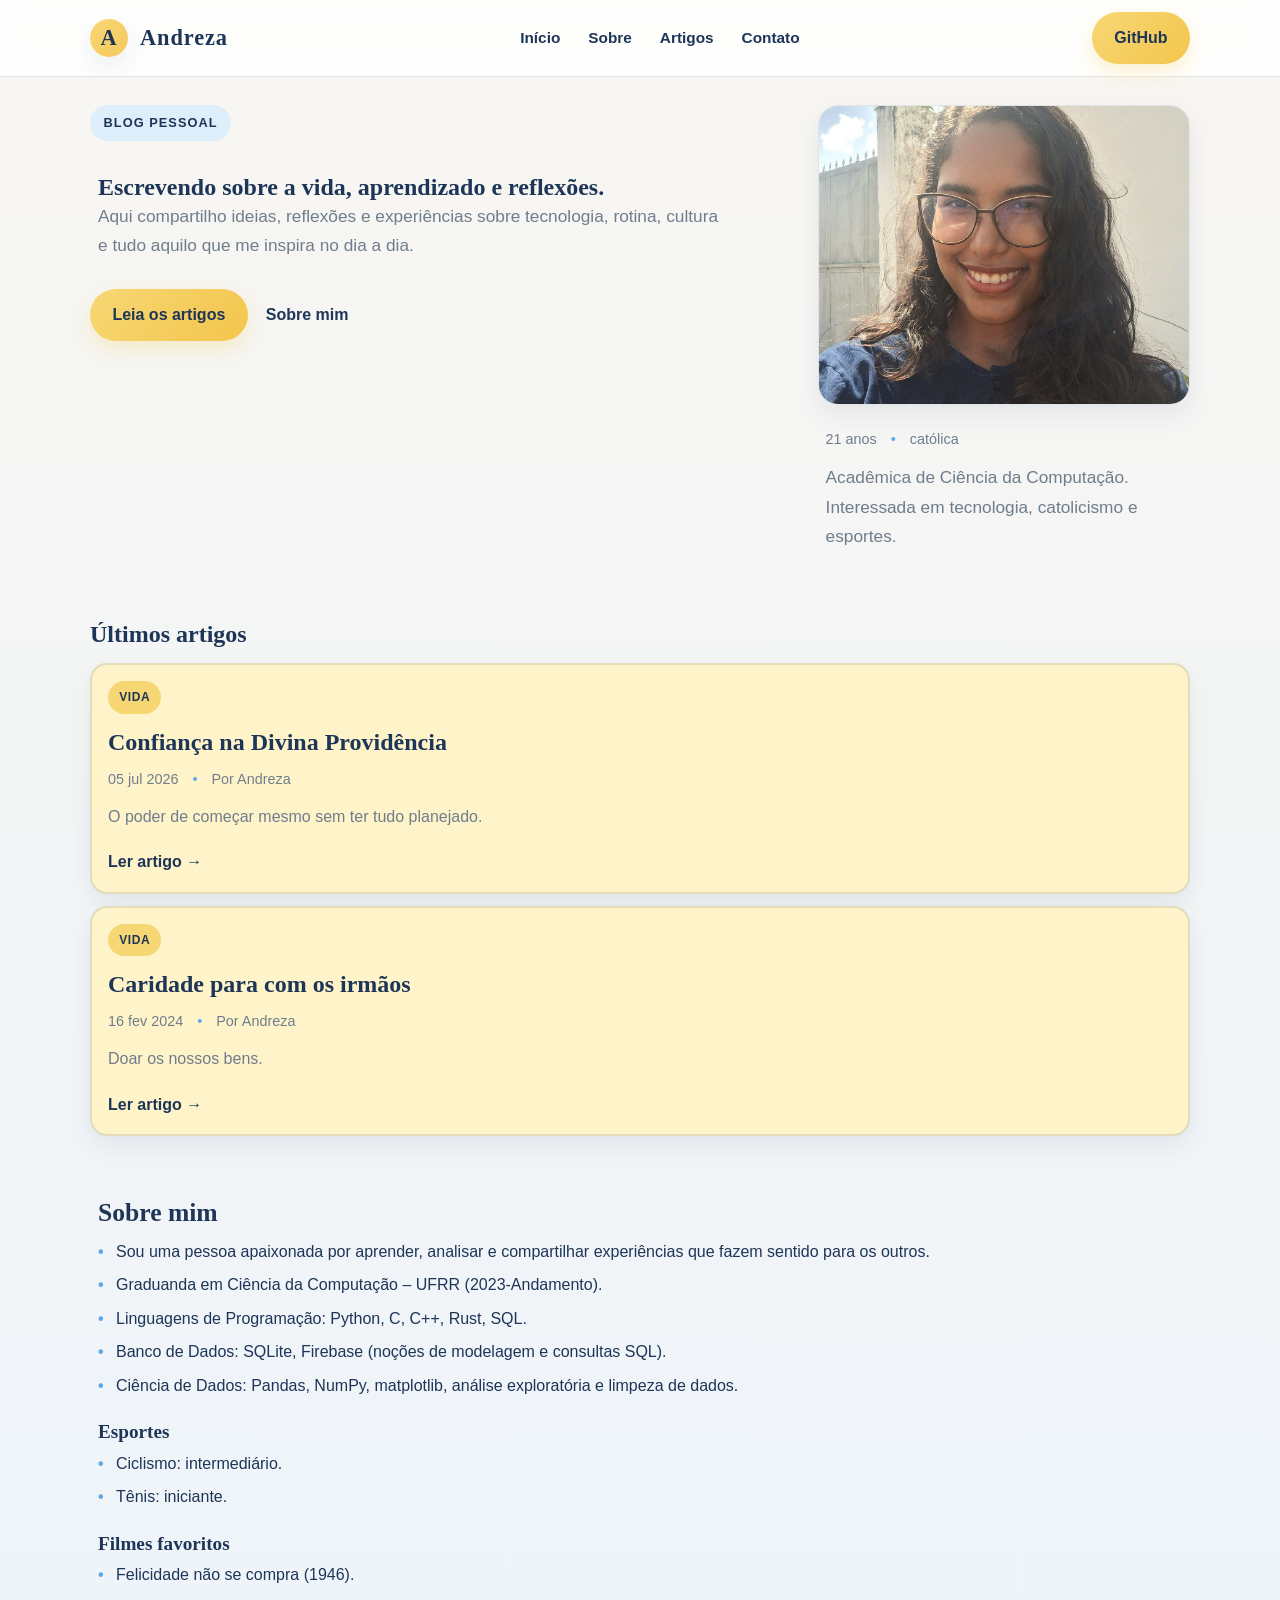
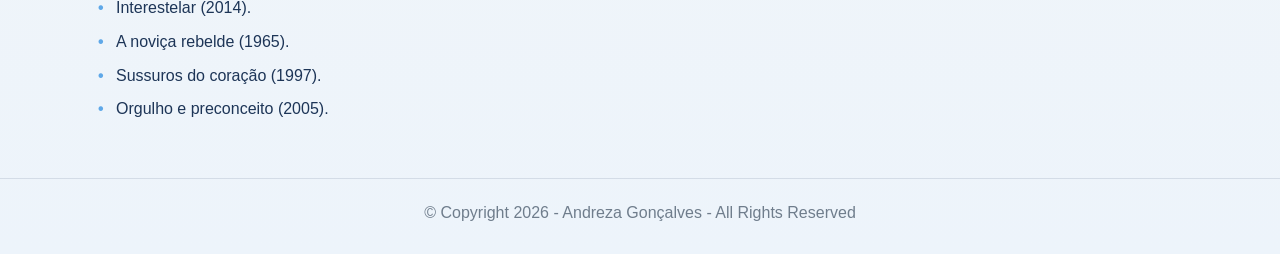
<file: blog-refactored/index.html>
<!DOCTYPE html>
<html lang="pt-BR">
<head>
  <meta charset="UTF-8" />
  <meta name="viewport" content="width=device-width, initial-scale=1.0" />
  <meta name="description" content="Blog pessoal de Andreza Gonçalves sobre vida, aprendizado, tecnologia, cultura e reflexões." />
  <title>Andreza Gonçalves | Blog pessoal</title>
  <link rel="stylesheet" href="style.css" />
</head>
<body>
  <header class="site-header">
    <div class="container header-inner">
      <a href="index.html" class="brand" aria-label="Página inicial de Andreza Gonçalves">
        <span class="brand-mark" aria-hidden="true">A</span>
        <span>Andreza</span>
      </a>

      <nav class="site-nav" aria-label="Menu principal">
        <a href="#inicio">Início</a>
        <a href="#sobre">Sobre</a>
        <a href="#artigos">Artigos</a>
        <a href="https://www.linkedin.com/in/andreza-gon%C3%A7alves-2b99ab289/">Contato</a>
      </nav>

      <a href="https://github.com/andrezaolive" class="btn btn-primary" rel="noopener noreferrer">GitHub</a>
    </div>
  </header>

  <main id="inicio">
    <section class="hero">
      <div class="container hero-inner">
        <div class="hero-copy">
          <span class="eyebrow">Blog pessoal</span>
          <div class="hero-content">
            <div class="feature-content">
              <h1>Escrevendo sobre a vida, aprendizado e reflexões.</h1>
              <p class="lead">
                Aqui compartilho ideias, reflexões e experiências sobre tecnologia,
                rotina, cultura e tudo aquilo que me inspira no dia a dia.
              </p>
            </div>
          </div>

          <div class="hero-actions">
            <a href="#artigos" class="btn btn-primary">Leia os artigos</a>
            <a href="#sobre" class="link-text">Sobre mim</a>
          </div>
        </div>

        <aside class="imagem-perfil" aria-labelledby="perfil-titulo">
          <figure>
            <img src="me_blue-optimized.jpg" alt="Retrato de Andreza Gonçalves" class="hero-image" width="1200" height="1600" fetchpriority="high" decoding="async" />
          </figure>
          <div class="feature-content">
            <div class="meta">
              <span id="perfil-titulo">21 anos</span>
              <span>católica</span>
            </div>

            <p>Acadêmica de Ciência da Computação. Interessada em tecnologia, catolicismo e esportes.</p>
          </div>
        </aside>
      </div>
    </section>

    <section class="page-shell" id="artigos">
      <div class="container main-grid">
        <div>
          <h2 class="section-header">Últimos artigos</h2>

          <div class="posts">
            <article class="post-card">
              <div class="post-tags">
                <span class="tag">Vida</span>
              </div>
              <h3>Confiança na Divina Providência</h3>
              <div class="meta">
                <span>05 jul 2026</span>
                <span>Por Andreza</span>
              </div>
              <p>
                O poder de começar mesmo sem ter tudo planejado.
              </p>
              <a href="artigo1.html" class="read-more">Ler artigo →</a>
            </article>

            <article class="post-card">
              <div class="post-tags">
                <span class="tag">Vida</span>
              </div>
              <h3>Caridade para com os irmãos</h3>
              <div class="meta">
                <span>16 fev 2024</span>
                <span>Por Andreza</span>
              </div>
              <p>
                Doar os nossos bens.
              </p>
              <a href="artigo2.html" class="read-more">Ler artigo →</a>
            </article>
          </div>

        <aside class="hero" id="sobre">
          <div class="feature-content h3">
            <div class="avatar" aria-hidden="true"></div>
            <h3>Sobre mim</h3>
            <ul class="about-list">
              <li>Sou uma pessoa apaixonada por aprender, analisar e compartilhar experiências que fazem sentido para os outros.</li>
              <li>Graduanda em Ciência da Computação – UFRR (2023-Andamento).</li>
              <li>Linguagens de Programação: Python, C, C++, Rust, SQL.</li>
              <li>Banco de Dados: SQLite, Firebase (noções de modelagem e consultas SQL).</li>
              <li>Ciência de Dados: Pandas, NumPy, matplotlib, análise exploratória e limpeza de dados.</li>
            </ul>
          </div>

          <div class="sidebar-card" id="esportes"></div>
          <div class="feature-content h4">
            <h4>Esportes</h4>
              <ul class="about-list">
              <li>Ciclismo: intermediário.</li>
              <li>Tênis: iniciante.</li>
            </ul>
          </div>

          <div class="sidebar-card" id="filmes"></div>
            <div class="feature-content h4">
            <h4>Filmes favoritos</h4>
            <ul class="about-list">
              <li>Felicidade não se compra (1946).</li>
              <li>Interestelar (2014).</li>
              <li>A noviça rebelde (1965).</li>
              <li>Sussuros do coração (1997).</li>
              <li>Orgulho e preconceito (2005).</li>
            </ul>
          </div>
        </aside>
      </div>
      </div>
    </section>
  </main>

  <footer class="site-footer" id="copyright">
    <div class="container footer-inner">
      <p>© Copyright 2026 - Andreza Gonçalves - All Rights Reserved</p>
    </div>
  </footer>
</body>
</html>
</file>
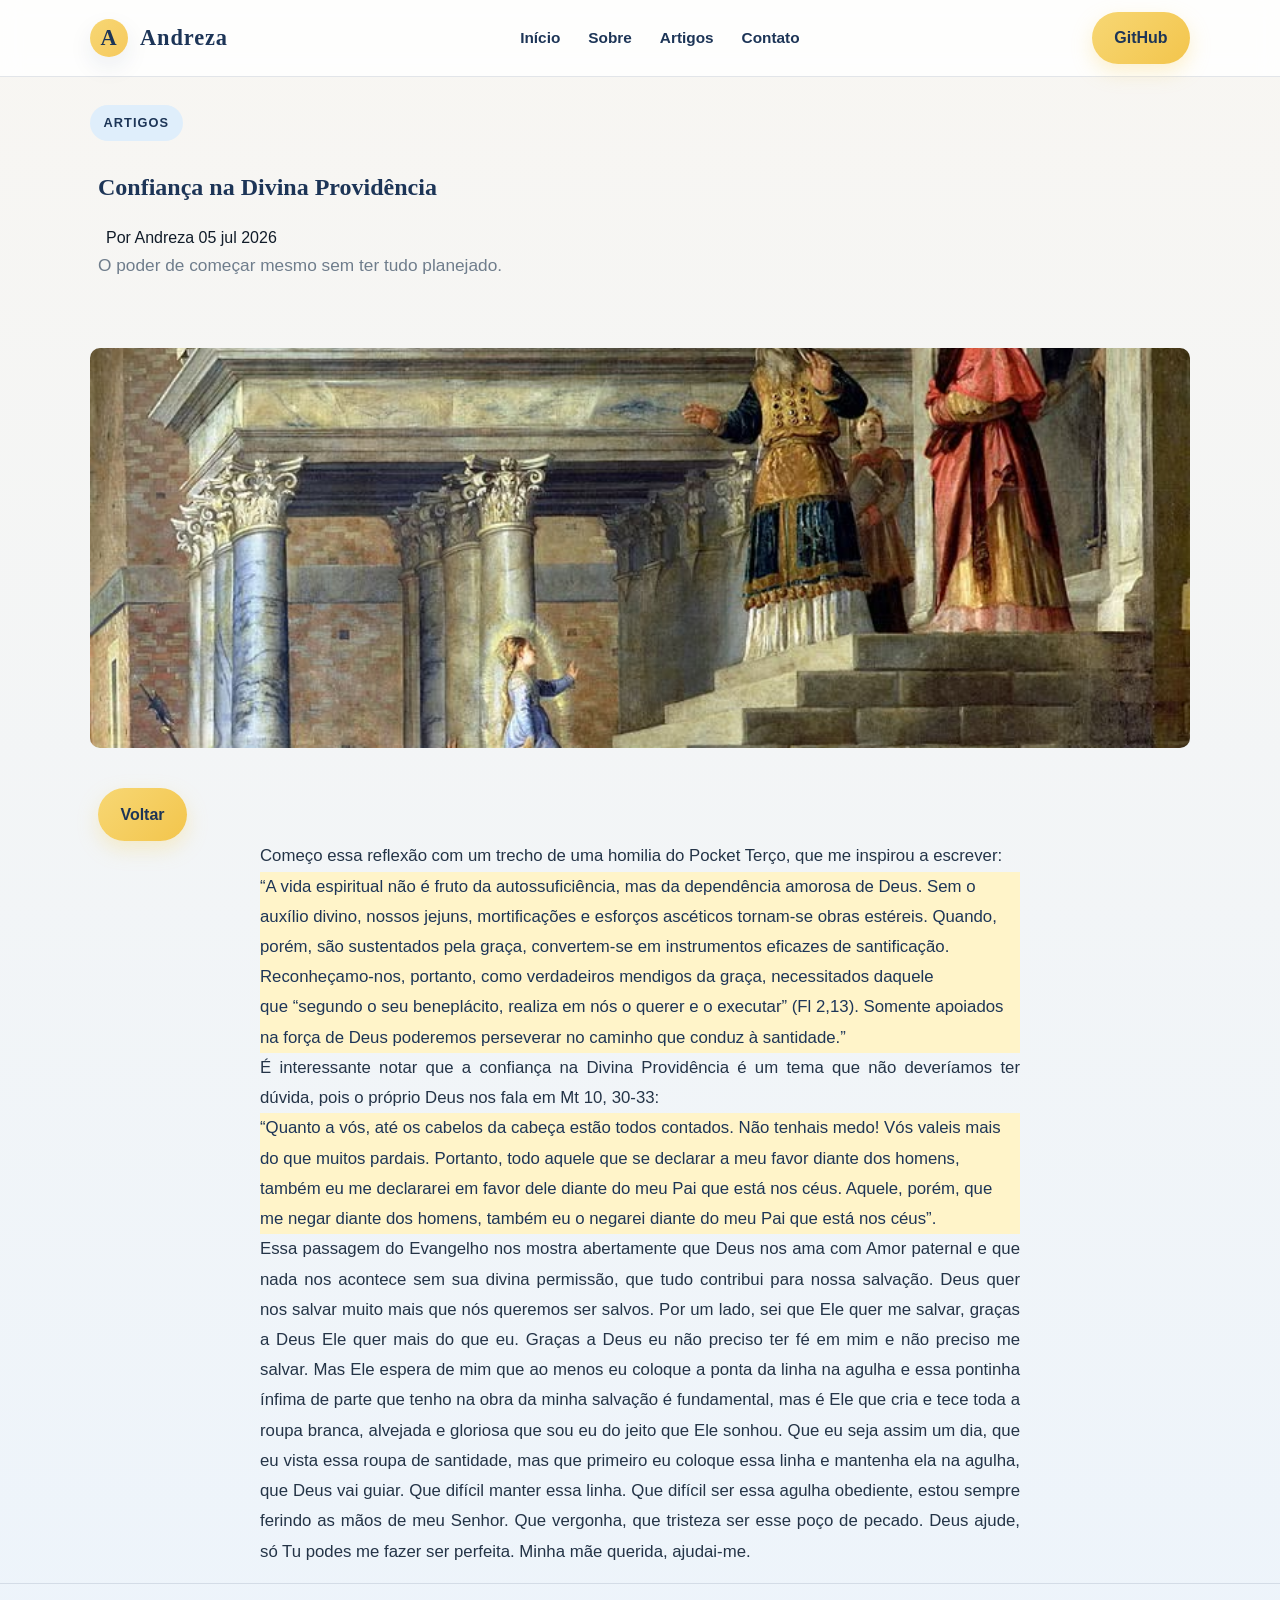
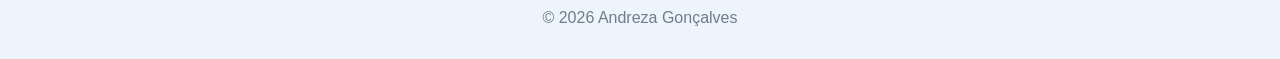
<file: blog-legacy/artigo1.html>
<!DOCTYPE html>
<html lang="pt-BR">
<head>
  <meta charset="UTF-8" />
  <meta name="viewport" content="width=device-width, initial-scale=1.0" />
  <title>Andreza Gonçalves</title>
  <link rel="stylesheet" href="style.css" />
</head>
<body>
  <header class="site-header">
    <div class="container header-inner">
      <a href="#" class="brand" aria-label="Página inicial">
        <span class="brand-mark">A</span>
        <span>Andreza</span>
      </a>

      <nav class="site-nav" aria-label="Menu principal">
        <a href="#inicio">Início</a>
        <a href="#sobre">Sobre</a>
        <a href="#artigos">Artigos</a>
        <a href="https://www.linkedin.com/in/andreza-gon%C3%A7alves-2b99ab289/">Contato</a>
      </nav>

      <a href="https://github.com/andrezaolive" class="btn btn-primary">GitHub</a>
    </div>
  </header>

  <main id="inicio">
    <section class="hero">
      <div class="container hero-inner">
        <div>
          <span class="eyebrow">Artigos</span>
          <div class="hero-content">
            <div class="feature-content">
              <h1>Confiança na Divina Providência</h1>
              <div class="feature-content h3">
                <span>Por Andreza</span>
                <span>05 jul 2026</span>
              </div>
                <p class="lead">
                    O poder de começar mesmo sem ter tudo planejado.
                </p>
            </div>
            </div>
    </section>

    <section class="page-shell" id="artigos">
        <div class="container">
            <div class="page-content">
            <div class="post-image" aria-label="Imagem de capa do artigo">
                <img src="artigo1.jpg" alt="Imagem de capa do artigo" />
            </div>
            <div class="feature-content h3">
            <div class="hero-actions">
                <a href="pagina.html" class="btn btn-primary">Voltar</a>
            </div>
            <div class="article-body">
            <p>
                Começo essa reflexão com um trecho de uma homilia do Pocket Terço, que me inspirou a escrever: 
            </p>
            <div class="article-citation">
                <span>“A vida espiritual não é fruto da autossuficiência, mas da dependência amorosa de Deus. Sem o auxílio divino, nossos jejuns, mortificações e esforços ascéticos tornam-se obras estéreis. Quando, porém, são sustentados pela graça, convertem-se em instrumentos eficazes de santificação. Reconheçamo-nos, portanto, como verdadeiros mendigos da graça, necessitados daquele que “segundo o seu beneplácito, realiza em nós o querer e o executar” (Fl 2,13). Somente apoiados na força de Deus poderemos perseverar no caminho que conduz à santidade.”</span>
            </div>
            <p>
                É interessante notar que a confiança na Divina Providência é um tema que não deveríamos ter dúvida, pois o próprio Deus nos fala em Mt 10, 30-33:
            </p>
            <div class="article-citation">
                <span>“Quanto a vós, até os cabelos da cabeça estão todos contados. Não tenhais medo! Vós valeis mais do que muitos pardais. Portanto, todo aquele que se declarar a meu favor diante dos homens, também eu me declararei em favor dele diante do meu Pai que está nos céus. Aquele, porém, que me negar diante dos homens, também eu o negarei diante do meu Pai que está nos céus”.</span>
            </div>
            <p>
                Essa passagem do Evangelho nos mostra abertamente que Deus nos ama com Amor paternal e que nada nos acontece sem sua divina permissão, que tudo contribui para nossa salvação. Deus quer nos salvar muito mais que nós queremos ser salvos. Por um lado, sei que Ele quer me salvar, graças a Deus Ele quer mais do que eu. Graças a Deus eu não preciso ter fé em mim e não preciso me salvar. Mas Ele espera de mim que ao menos eu coloque a ponta da linha na agulha e essa pontinha ínfima de parte que tenho na obra da minha salvação é fundamental, mas é Ele que cria e tece toda a roupa branca, alvejada e gloriosa que sou eu do jeito que Ele sonhou. Que eu seja assim um dia, que eu vista essa roupa de santidade, mas que primeiro eu coloque essa linha e mantenha ela na agulha, que Deus vai guiar. Que difícil manter essa linha. Que difícil ser essa agulha obediente, estou sempre ferindo as mãos de meu Senhor. Que vergonha, que tristeza ser esse poço de pecado. Deus ajude, só Tu podes me fazer ser perfeita. Minha mãe querida, ajudai-me.
            </p>
            </div>
        </div>
    </section>      
  </main> 
  
  <footer class="site-footer" id="copyright">
    <div class="container footer-inner">
      <p>© 2026 Andreza Gonçalves</p>
    </div>
  </footer>
</body>
</html>
</file>
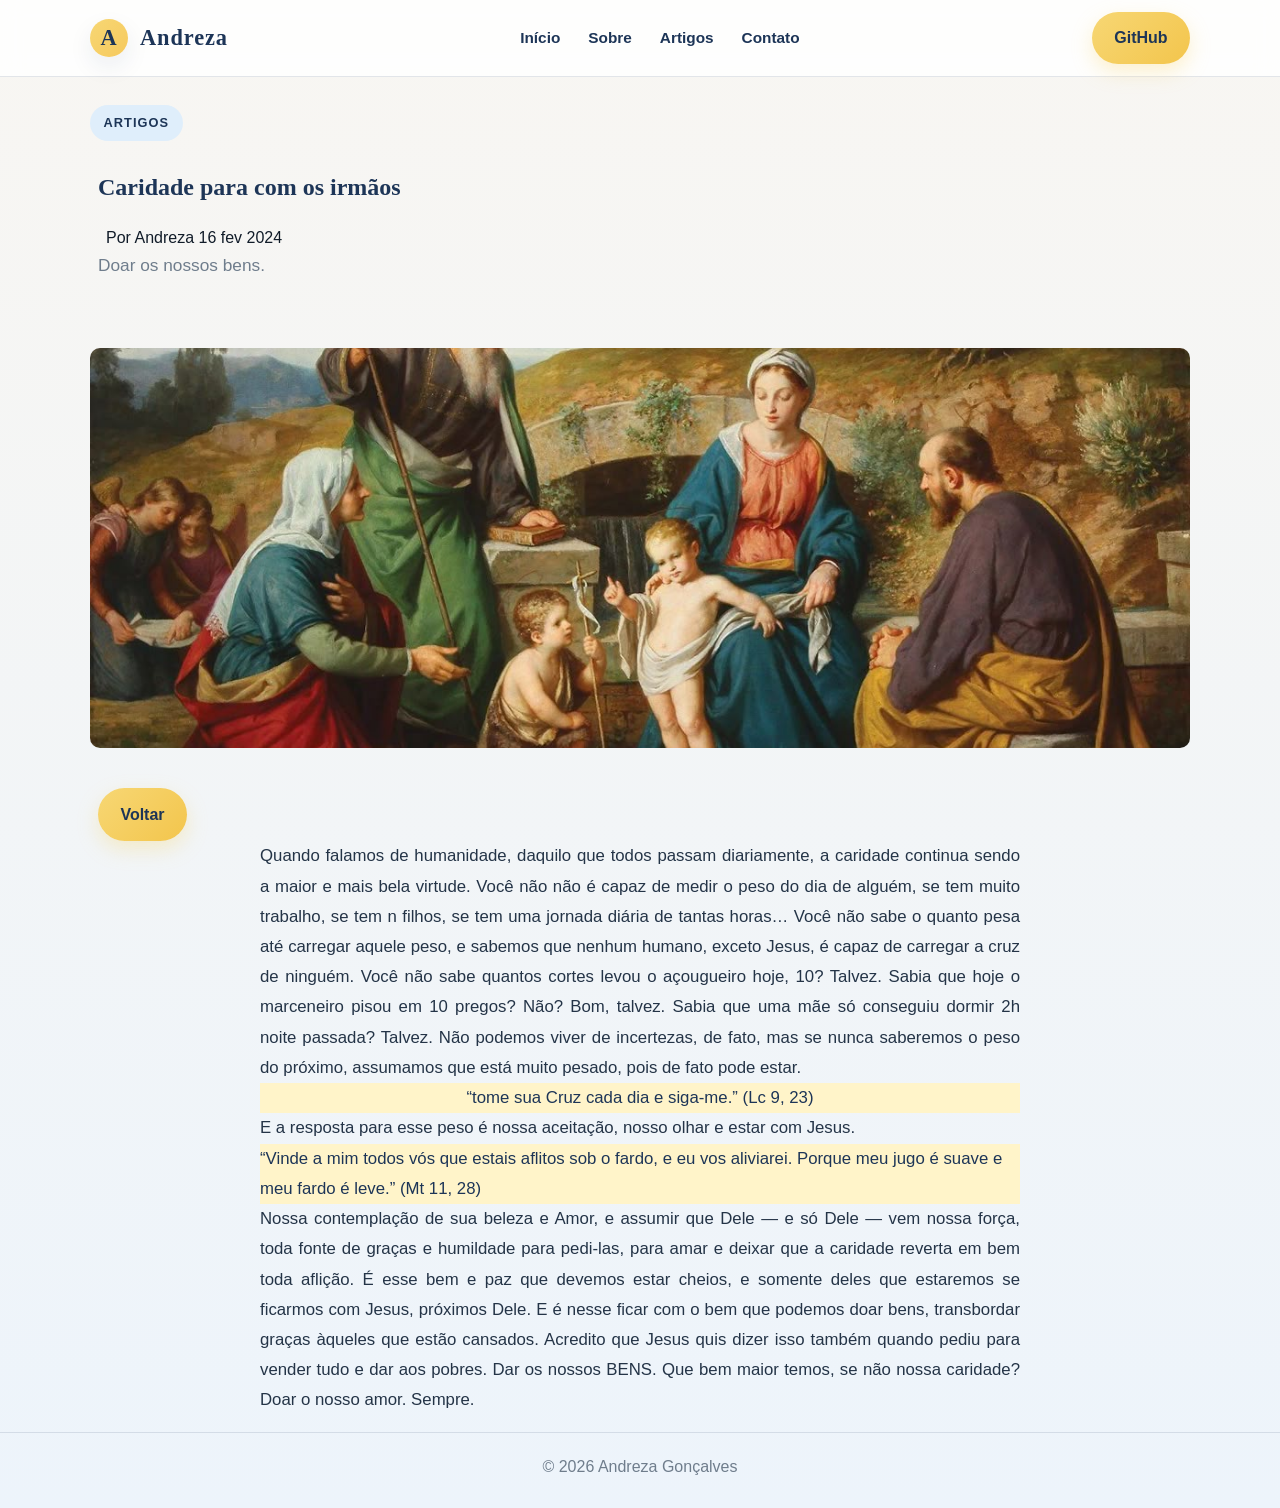
<file: blog-legacy/artigo2.html>
<!DOCTYPE html>
<html lang="pt-BR">
<head>
  <meta charset="UTF-8" />
  <meta name="viewport" content="width=device-width, initial-scale=1.0" />
  <title>Andreza Gonçalves</title>
  <link rel="stylesheet" href="style.css" />
</head>
<body>
  <header class="site-header">
    <div class="container header-inner">
      <a href="#" class="brand" aria-label="Página inicial">
        <span class="brand-mark">A</span>
        <span>Andreza</span>
      </a>

      <nav class="site-nav" aria-label="Menu principal">
        <a href="#inicio">Início</a>
        <a href="#sobre">Sobre</a>
        <a href="#artigos">Artigos</a>
        <a href="https://www.linkedin.com/in/andreza-gon%C3%A7alves-2b99ab289/">Contato</a>
      </nav>

      <a href="https://github.com/andrezaolive" class="btn btn-primary">GitHub</a>
    </div>
  </header>

  <main id="inicio">
    <section class="hero">
      <div class="container hero-inner">
        <div>
          <span class="eyebrow">Artigos</span>
          <div class="hero-content">
            <div class="feature-content">
              <h1>Caridade para com os irmãos</h1>
              <div class="feature-content h3">
                <span>Por Andreza</span>
                <span>16 fev 2024</span>
              </div>
                <p class="lead">
                    Doar os nossos bens.
                </p>
            </div>
            </div>
    </section>

    <section class="page-shell" id="artigos">
        <div class="container">
            <div class="page-content">
            <div class="post-image" aria-label="Imagem de capa do artigo">
                <img src="artigo2.jpg" alt="Imagem de capa do artigo" />
            </div>
            <div class="feature-content h3">
            <div class="hero-actions">
                <a href="pagina.html" class="btn btn-primary">Voltar</a>
            </div>
            <div class="article-body">
            <p>
                Quando falamos de humanidade, daquilo que todos passam diariamente, a caridade continua sendo a maior e mais bela virtude. Você não não é capaz de medir o peso do dia de alguém, se tem muito trabalho, se tem n filhos, se tem uma jornada diária de tantas horas… Você não sabe o quanto pesa até carregar aquele peso, e sabemos que nenhum humano, exceto Jesus, é capaz de carregar a cruz de ninguém. Você não sabe quantos cortes levou o açougueiro hoje, 10? Talvez. Sabia que hoje o marceneiro pisou em 10 pregos? Não? Bom, talvez. Sabia que uma mãe só conseguiu dormir 2h noite passada? Talvez. Não podemos viver de incertezas, de fato, mas se nunca saberemos o peso do próximo, assumamos que está muito pesado, pois de fato pode estar. 
            </p>
            <div class="article-citation">
                <span>“tome sua Cruz cada dia e siga-me.” (Lc 9,  23) </span>
            </div>
            <p>
               E a resposta para esse peso é nossa aceitação, nosso olhar e estar com Jesus.
            </p>
            <div class="article-citation">
                <span>“Vinde a mim todos vós que estais aflitos sob o fardo, e eu vos aliviarei. Porque meu jugo é suave e meu fardo é leve.” (Mt 11, 28)</span>
            </div>
            <p>
                Nossa contemplação de sua beleza e Amor, e assumir que Dele — e só Dele — vem nossa força, toda fonte de graças e humildade para pedi-las, para amar e deixar que a caridade reverta em bem toda aflição. É esse bem e paz que devemos estar cheios, e somente deles que estaremos se ficarmos com Jesus, próximos Dele. E é nesse ficar com o bem que podemos doar bens, transbordar graças àqueles que estão cansados. Acredito que Jesus quis dizer isso também quando pediu para vender tudo e dar aos pobres. Dar os nossos BENS. Que bem maior temos, se não nossa caridade? Doar o nosso amor. Sempre. 
            </p>
            </div>
        </div>
    </section>      
  </main> 
  
  <footer class="site-footer" id="copyright">
    <div class="container footer-inner">
      <p>© 2026 Andreza Gonçalves</p>
    </div>
  </footer>
</body>
</html>
</file>
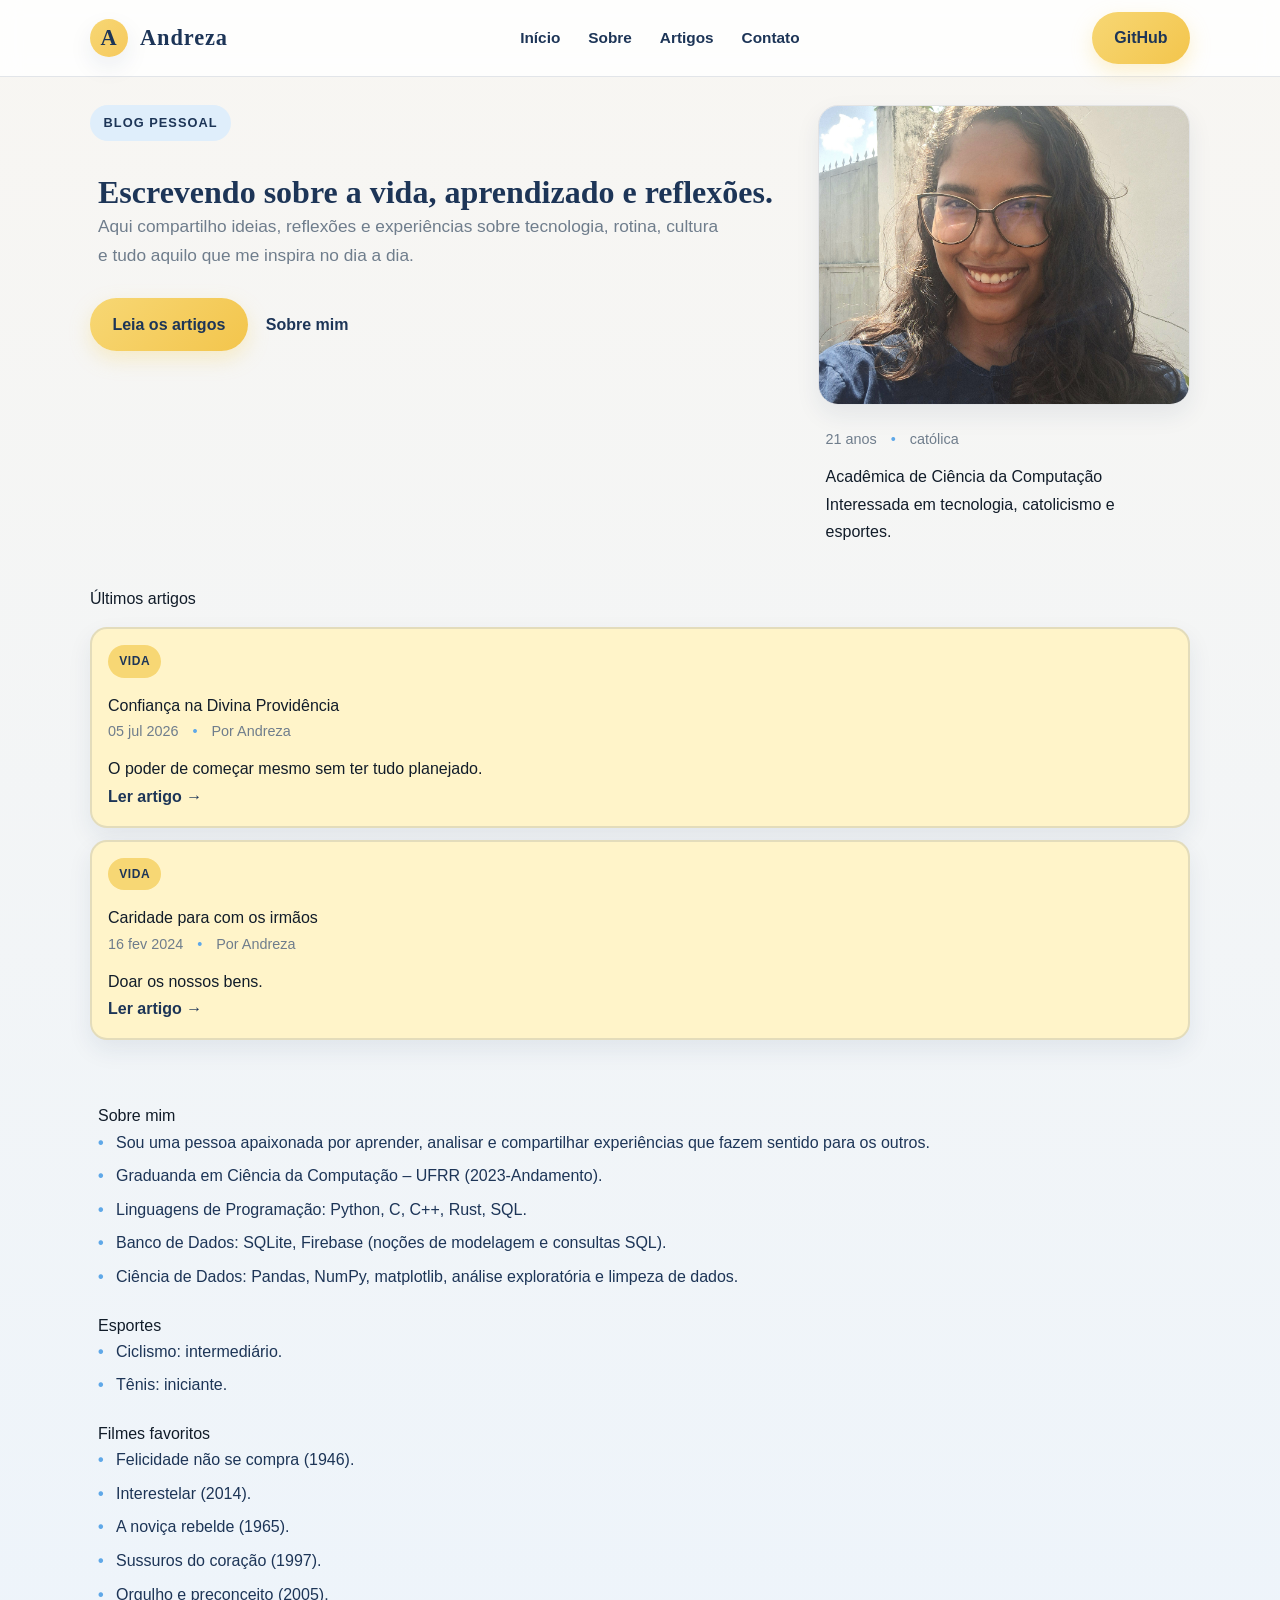
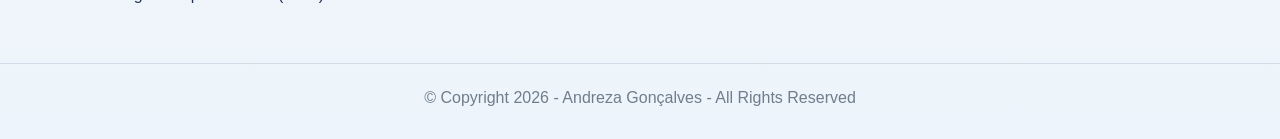
<file: blog-legacy/pagina.html>
<!DOCTYPE html>
<html lang="pt-BR">
<head>
  <meta charset="UTF-8" />
  <meta name="viewport" content="width=device-width, initial-scale=1.0" />
  <title>Andreza Gonçalves</title>
  <link rel="stylesheet" href="style.css" />
</head>
<body>
  <div class="site-header">
    <div class="container header-inner">
      <a href="#" class="brand" aria-label="Página inicial">
        <span class="brand-mark">A</span>
        <span>Andreza</span>
      </a>

      <nav class="site-nav" aria-label="Menu principal">
        <a href="#inicio">Início</a>
        <a href="#sobre">Sobre</a>
        <a href="#artigos">Artigos</a>
        <a href="https://www.linkedin.com/in/andreza-gon%C3%A7alves-2b99ab289/">Contato</a>
      </nav>

      <a href="https://github.com/andrezaolive" class="btn btn-primary">GitHub</a>
    </div>
  </div>

  <div id="inicio">
    <div class="hero">
      <div class="container hero-inner">
        <div>
          <span class="eyebrow">Blog pessoal</span>
          <div class="hero-content">
            <div class="feature-content">
              <h1>Escrevendo sobre a vida, aprendizado e reflexões.</h1>
              <p class="lead">
                Aqui compartilho ideias, reflexões e experiências sobre tecnologia,
                rotina, cultura e tudo aquilo que me inspira no dia a dia.
              </p>
            </div>
          </div>

          <div class="hero-actions">
            <a href="#artigos" class="btn btn-primary">Leia os artigos</a>
            <a href="#sobre" class="link-text">Sobre mim</a>
          </div>
        </div>

        <aside class="imagem-perfil" aria-label="Imagem de perfil da autora">
          <img src="me_blue.jpg" alt="Imagem de perfil da autora" class="hero-image" />
          <div class="feature-content">
            <div class="meta">
              <span>21 anos</span>
              <span>católica</span>
            </div>

            <div>
              Acadêmica de Ciência da Computação
              Interessada em tecnologia, catolicismo e esportes.
            </div>
          </div>
        </aside>
      </div>
    </div>

    <div class="page-shell" id="artigos">
      <div class="container main-grid">
        <div>
          <div class="section-header">Últimos artigos</div>

          <div class="posts">
            <article class="post-card">
              <div class="post-tags">
                <span class="tag">Vida</span>
              </div>
              <div>Confiança na Divina Providência</div>
              <div class="meta">
                <span>05 jul 2026</span>
                <span>Por Andreza</span>
              </div>
              <div>
                O poder de começar mesmo sem ter tudo planejado.
              </div>
              <a href="artigo1.html" class="read-more">Ler artigo →</a>
            </article>

            <article class="post-card">
              <div class="post-tags">
                <span class="tag">Vida</span>
              </div>
              <div>Caridade para com os irmãos</div>
              <div class="meta">
                <span>16 fev 2024</span>
                <span>Por Andreza</span>
              </div>
              <div>
                Doar os nossos bens.
              </div>
              <a href="artigo2.html" class="read-more">Ler artigo →</a>
            </article>


        <aside class="hero" id="sobre">
          <div class="feature-content h3">
            <div class="avatar" aria-hidden="true"></div>
            <div>Sobre mim</div>
            <ul class="about-list">
              <li>Sou uma pessoa apaixonada por aprender, analisar e compartilhar experiências que fazem sentido para os outros.</li>
              <li>Graduanda em Ciência da Computação – UFRR (2023-Andamento).</li>
              <li>Linguagens de Programação: Python, C, C++, Rust, SQL.</li>
              <li>Banco de Dados: SQLite, Firebase (noções de modelagem e consultas SQL).</li>
              <li>Ciência de Dados: Pandas, NumPy, matplotlib, análise exploratória e limpeza de dados.</li>
            </ul>
          </div>

          <div class="sidebar-card" id="esportes"></div>
          <div class="feature-content h4">
            <div>Esportes</div>
              <ul class="about-list">
              <li>Ciclismo: intermediário.</li>
              <li>Tênis: iniciante.</li>
            </ul>
          </div>

          <div class="sidebar-card" id="filmes"></div>
            <div class="feature-content h4">
            <div>Filmes favoritos</div>
            <ul class="about-list">
              <li>Felicidade não se compra (1946).</li>
              <li>Interestelar (2014).</li>
              <li>A noviça rebelde (1965).</li>
              <li>Sussuros do coração (1997).</li>
              <li>Orgulho e preconceito (2005).</li>

        </aside>
      </div>
    </div>
  </div>

  <footer class="site-footer" id="copyright">
    <div class="container footer-inner">
      <p>© Copyright 2026 - Andreza Gonçalves - All Rights Reserved</p>
    </div>
  </footer>
</body>
</html>
</file>
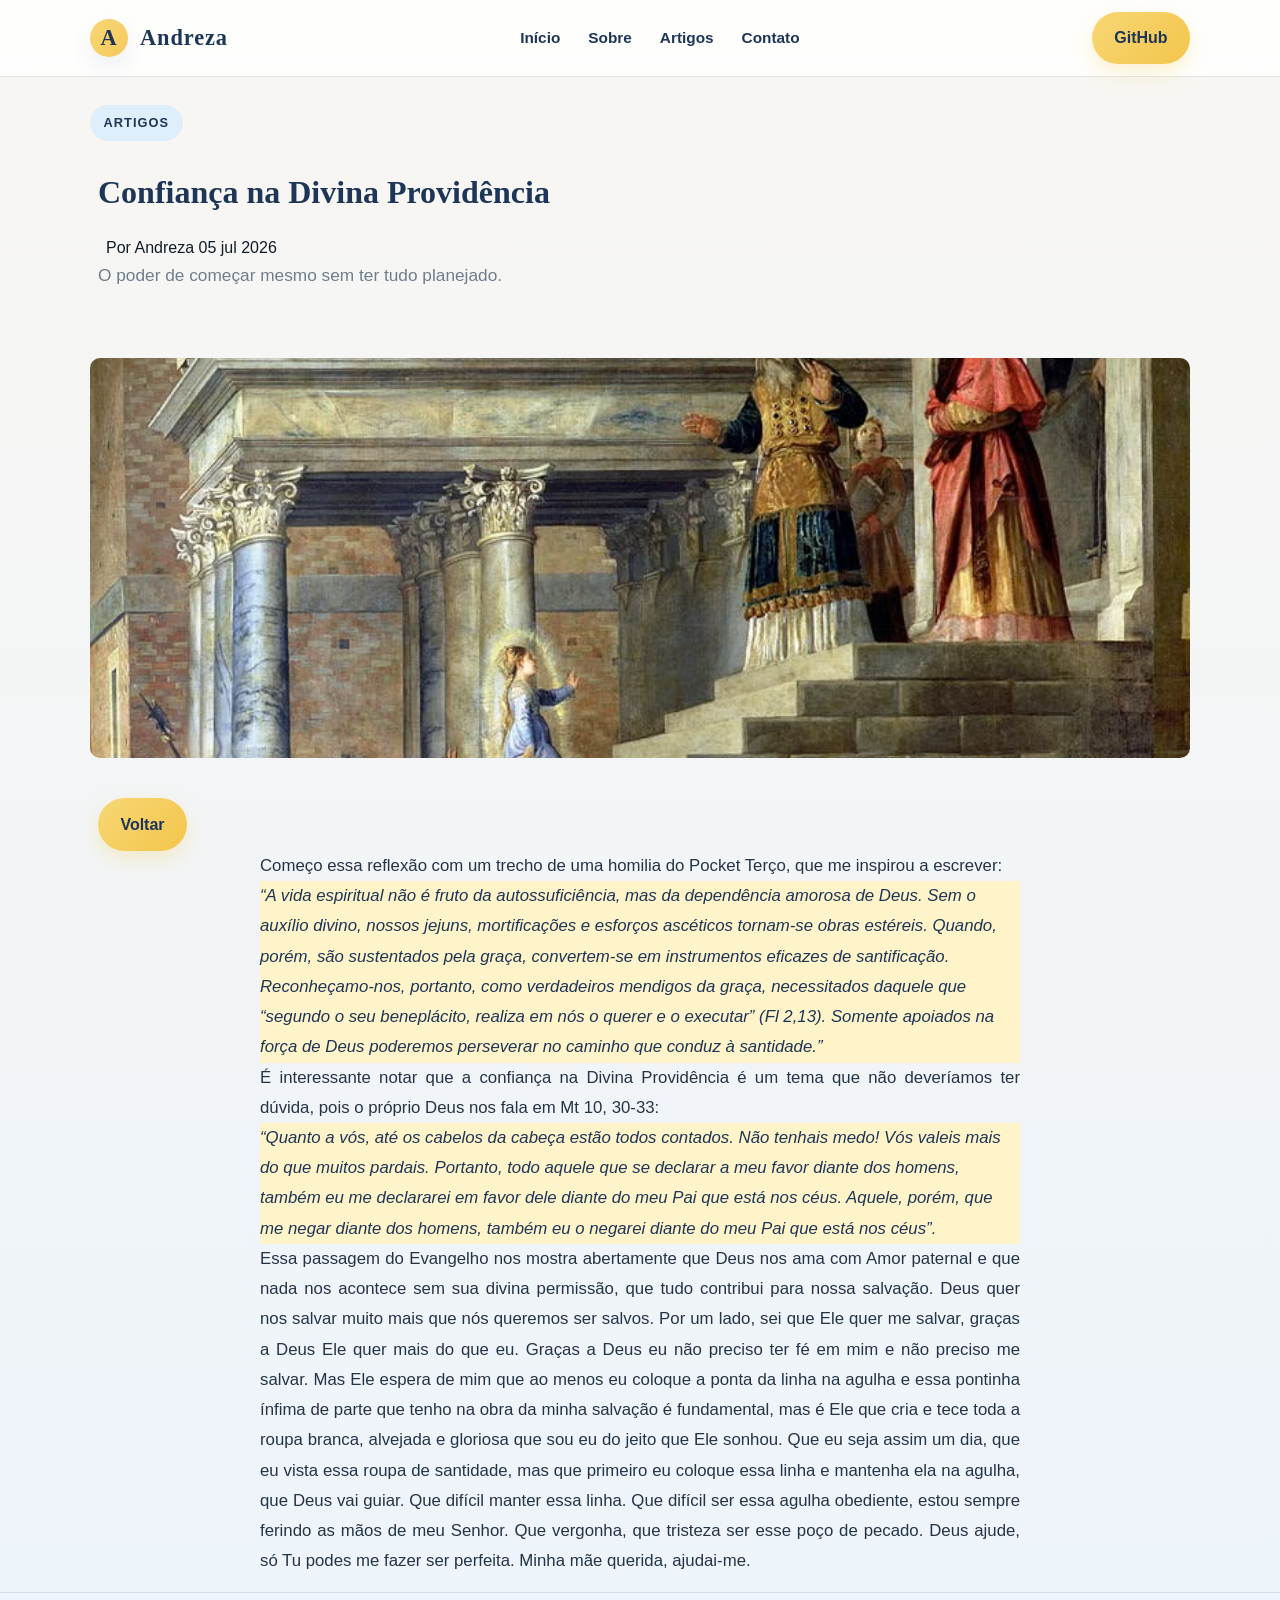
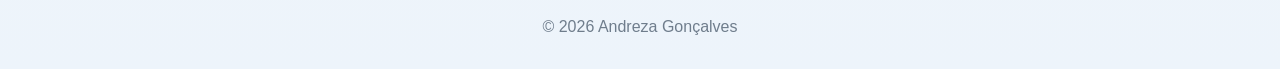
<file: blog-refactored/artigo1.html>
<!DOCTYPE html>
<html lang="pt-BR">
<head>
  <meta charset="UTF-8" />
  <meta name="viewport" content="width=device-width, initial-scale=1.0" />
  <meta name="description" content="Reflexão de Andreza Gonçalves sobre a confiança na Divina Providência e a vida espiritual." />
  <title>Confiança na Divina Providência | Andreza Gonçalves</title>
  <link rel="stylesheet" href="style.css" />
</head>
<body>
  <header class="site-header">
    <div class="container header-inner">
      <a href="index.html" class="brand" aria-label="Página inicial de Andreza Gonçalves">
        <span class="brand-mark">A</span>
        <span>Andreza</span>
      </a>

      <nav class="site-nav" aria-label="Menu principal">
        <a href="index.html#inicio">Início</a>
        <a href="index.html#sobre">Sobre</a>
        <a href="index.html#artigos">Artigos</a>
        <a href="https://www.linkedin.com/in/andreza-gon%C3%A7alves-2b99ab289/" rel="noopener noreferrer">Contato</a>
      </nav>

      <a href="https://github.com/andrezaolive" class="btn btn-primary" rel="noopener noreferrer">GitHub</a>
    </div>
  </header>

  <main id="inicio">
    <header class="hero" aria-labelledby="titulo-artigo">
      <div class="container hero-inner">
        <div>
          <span class="eyebrow">Artigos</span>
          <div class="hero-content">
            <div class="feature-content">
              <h1 id="titulo-artigo">Confiança na Divina Providência</h1>
              <div class="feature-content h3">
                <span>Por Andreza</span>
                <time datetime="2026-07-05">05 jul 2026</time>
              </div>
                <p class="lead">
                    O poder de começar mesmo sem ter tudo planejado.
                </p>
            </div>
            </div>
    </header>

    <article class="page-shell" id="artigos">
        <div class="container">
            <div class="page-content">
            <figure class="post-image">
              <img src="artigo1.jpg" alt="Imagem de capa do artigo sobre a Divina Providência" />
            </figure>
            <div class="feature-content h3">
            <div class="hero-actions">
                <a href="index.html" class="btn btn-primary">Voltar</a>
            </div>
            <div class="article-body">
            <p>
                Começo essa reflexão com um trecho de uma homilia do Pocket Terço, que me inspirou a escrever: 
            </p>
            <blockquote class="article-citation">“A vida espiritual não é fruto da autossuficiência, mas da dependência amorosa de Deus. Sem o auxílio divino, nossos jejuns, mortificações e esforços ascéticos tornam-se obras estéreis. Quando, porém, são sustentados pela graça, convertem-se em instrumentos eficazes de santificação. Reconheçamo-nos, portanto, como verdadeiros mendigos da graça, necessitados daquele que “segundo o seu beneplácito, realiza em nós o querer e o executar” (Fl 2,13). Somente apoiados na força de Deus poderemos perseverar no caminho que conduz à santidade.”</blockquote>
            <p>
                É interessante notar que a confiança na Divina Providência é um tema que não deveríamos ter dúvida, pois o próprio Deus nos fala em Mt 10, 30-33:
            </p>
            <blockquote class="article-citation">“Quanto a vós, até os cabelos da cabeça estão todos contados. Não tenhais medo! Vós valeis mais do que muitos pardais. Portanto, todo aquele que se declarar a meu favor diante dos homens, também eu me declararei em favor dele diante do meu Pai que está nos céus. Aquele, porém, que me negar diante dos homens, também eu o negarei diante do meu Pai que está nos céus”.</blockquote>
            <p>
                Essa passagem do Evangelho nos mostra abertamente que Deus nos ama com Amor paternal e que nada nos acontece sem sua divina permissão, que tudo contribui para nossa salvação. Deus quer nos salvar muito mais que nós queremos ser salvos. Por um lado, sei que Ele quer me salvar, graças a Deus Ele quer mais do que eu. Graças a Deus eu não preciso ter fé em mim e não preciso me salvar. Mas Ele espera de mim que ao menos eu coloque a ponta da linha na agulha e essa pontinha ínfima de parte que tenho na obra da minha salvação é fundamental, mas é Ele que cria e tece toda a roupa branca, alvejada e gloriosa que sou eu do jeito que Ele sonhou. Que eu seja assim um dia, que eu vista essa roupa de santidade, mas que primeiro eu coloque essa linha e mantenha ela na agulha, que Deus vai guiar. Que difícil manter essa linha. Que difícil ser essa agulha obediente, estou sempre ferindo as mãos de meu Senhor. Que vergonha, que tristeza ser esse poço de pecado. Deus ajude, só Tu podes me fazer ser perfeita. Minha mãe querida, ajudai-me.
            </p>
            </div>
        </div>
    </article>
  </main> 
  
  <footer class="site-footer" id="copyright">
    <div class="container footer-inner">
      <p>© 2026 Andreza Gonçalves</p>
    </div>
  </footer>
</body>
</html>
</file>
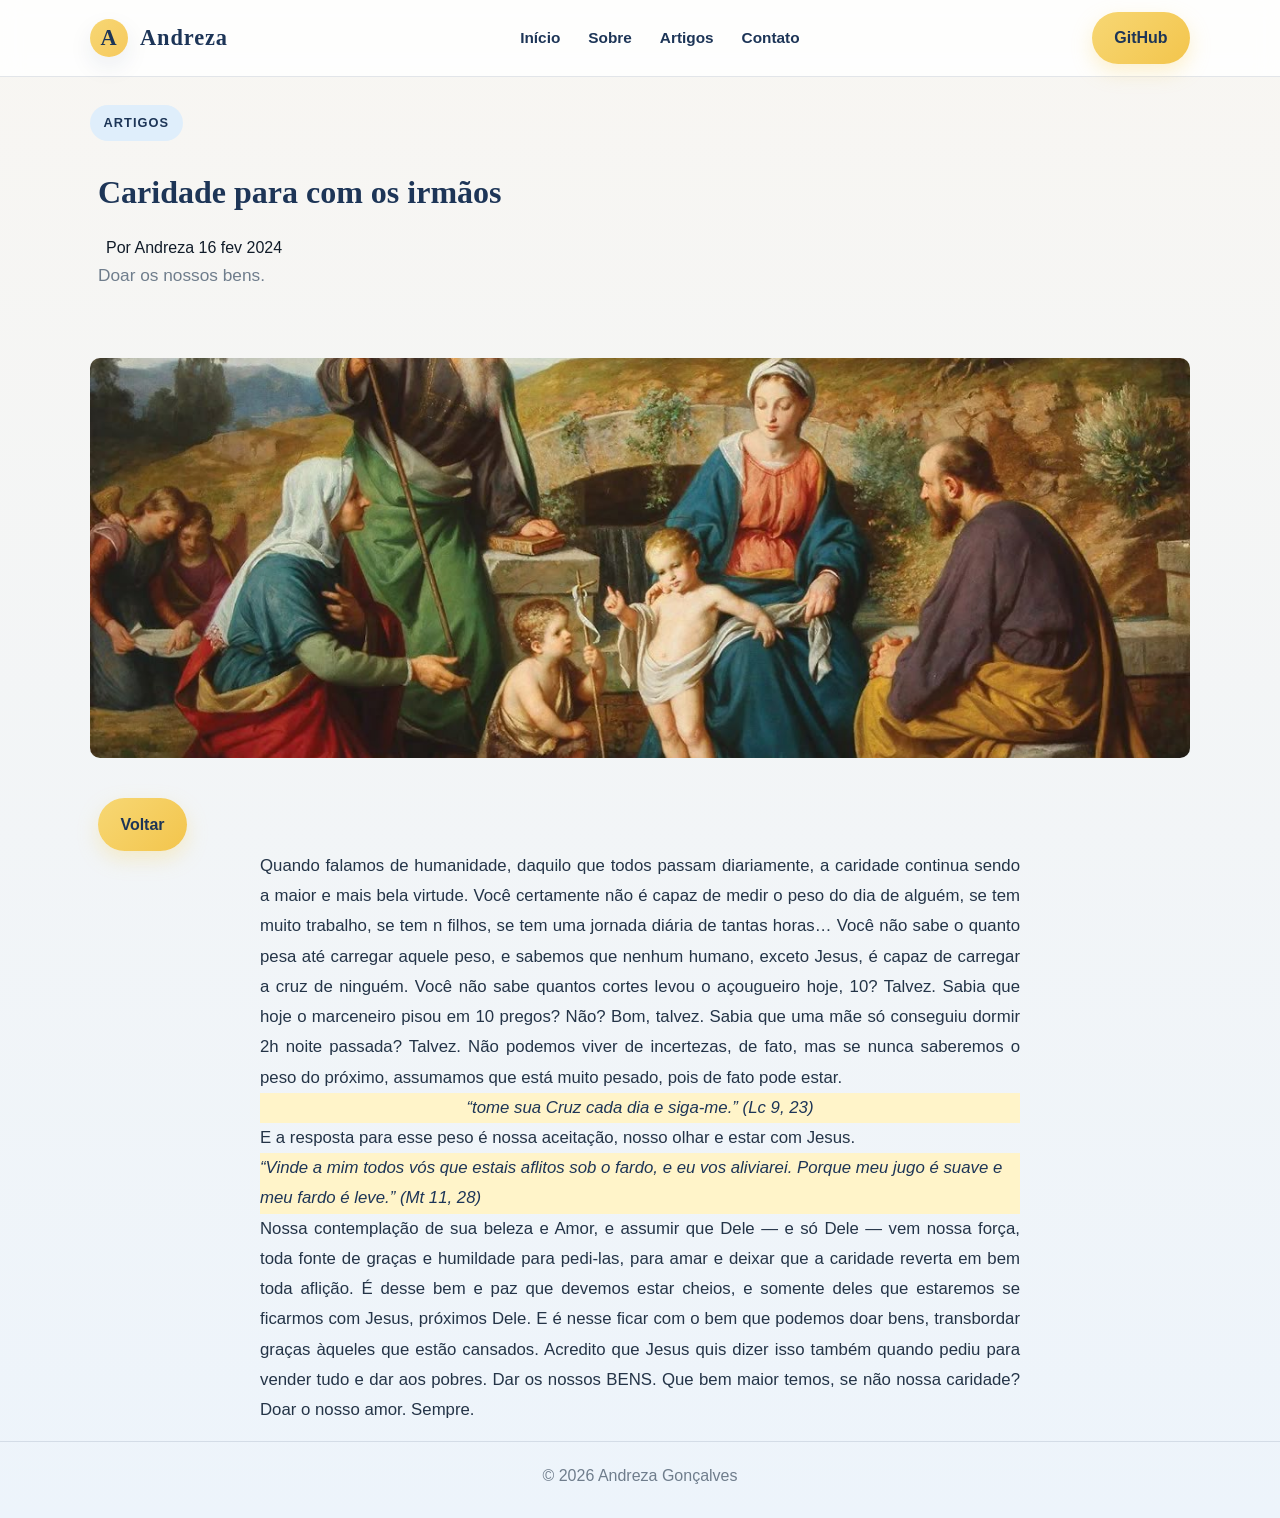
<file: blog-refactored/artigo2.html>
<!DOCTYPE html>
<html lang="pt-BR">
<head>
  <meta charset="UTF-8" />
  <meta name="viewport" content="width=device-width, initial-scale=1.0" />
  <meta name="description" content="Reflexão de Andreza Gonçalves sobre caridade, empatia e a responsabilidade de ajudar os irmãos." />
  <title>Caridade para com os irmãos | Andreza Gonçalves</title>
  <link rel="stylesheet" href="style.css" />
</head>
<body>
  <header class="site-header">
    <div class="container header-inner">
      <a href="index.html" class="brand" aria-label="Página inicial de Andreza Gonçalves">
        <span class="brand-mark">A</span>
        <span>Andreza</span>
      </a>

      <nav class="site-nav" aria-label="Menu principal">
        <a href="index.html#inicio">Início</a>
        <a href="index.html#sobre">Sobre</a>
        <a href="index.html#artigos">Artigos</a>
        <a href="https://www.linkedin.com/in/andreza-gon%C3%A7alves-2b99ab289/" rel="noopener noreferrer">Contato</a>
      </nav>

      <a href="https://github.com/andrezaolive" class="btn btn-primary" rel="noopener noreferrer">GitHub</a>
    </div>
  </header>

  <main id="inicio">
    <header class="hero" aria-labelledby="titulo-artigo">
      <div class="container hero-inner">
        <div>
          <span class="eyebrow">Artigos</span>
          <div class="hero-content">
            <div class="feature-content">
              <h1 id="titulo-artigo">Caridade para com os irmãos</h1>
              <div class="feature-content h3">
                <span>Por Andreza</span>
                <time datetime="2024-02-16">16 fev 2024</time>
              </div>
                <p class="lead">
                    Doar os nossos bens.
                </p>
            </div>
            </div>
    </header>

    <article class="page-shell" id="artigos">
        <div class="container">
            <div class="page-content">
            <figure class="post-image">
              <img src="artigo2.jpg" alt="Imagem de capa do artigo sobre caridade" />
            </figure>
            <div class="feature-content h3">
            <div class="hero-actions">
                <a href="index.html" class="btn btn-primary">Voltar</a>
            </div>
            <div class="article-body">
            <p>
                Quando falamos de humanidade, daquilo que todos passam diariamente, a caridade continua sendo a maior e mais bela virtude. Você certamente não é capaz de medir o peso do dia de alguém, se tem muito trabalho, se tem n filhos, se tem uma jornada diária de tantas horas… Você não sabe o quanto pesa até carregar aquele peso, e sabemos que nenhum humano, exceto Jesus, é capaz de carregar a cruz de ninguém. Você não sabe quantos cortes levou o açougueiro hoje, 10? Talvez. Sabia que hoje o marceneiro pisou em 10 pregos? Não? Bom, talvez. Sabia que uma mãe só conseguiu dormir 2h noite passada? Talvez. Não podemos viver de incertezas, de fato, mas se nunca saberemos o peso do próximo, assumamos que está muito pesado, pois de fato pode estar. 
            </p>
            <blockquote class="article-citation">“tome sua Cruz cada dia e siga-me.” (Lc 9, 23)</blockquote>
            <p>
                E a resposta para esse peso é nossa aceitação, nosso olhar e estar com Jesus.
            </p>
            <blockquote class="article-citation">“Vinde a mim todos vós que estais aflitos sob o fardo, e eu vos aliviarei. Porque meu jugo é suave e meu fardo é leve.” (Mt 11, 28)</blockquote>
            <p>
                Nossa contemplação de sua beleza e Amor, e assumir que Dele — e só Dele — vem nossa força, toda fonte de graças e humildade para pedi-las, para amar e deixar que a caridade reverta em bem toda aflição. É desse bem e paz que devemos estar cheios, e somente deles que estaremos se ficarmos com Jesus, próximos Dele. E é nesse ficar com o bem que podemos doar bens, transbordar graças àqueles que estão cansados. Acredito que Jesus quis dizer isso também quando pediu para vender tudo e dar aos pobres. Dar os nossos BENS. Que bem maior temos, se não nossa caridade? Doar o nosso amor. Sempre. 
            </p>
            </div>
        </div>
    </article>
  </main> 
  
  <footer class="site-footer" id="copyright">
    <div class="container footer-inner">
      <p>© 2026 Andreza Gonçalves</p>
    </div>
  </footer>
</body>
</html>
</file>
<file: blog-refactored/style.css>
:root {
  --navy: #1d3557;
  --blue: #5fa8e8;
  --blue-soft: #dfeefb;
  --yellow: #f7d774;
  --yellow-soft: #fff4c9;
  --cream: #f8f6f2;
  --text: #111c29;
  --muted: #6f7d8c;
  --white: #ffffff;
  --border: rgba(29, 53, 87, 0.12);
  --shadow: 0 10px 25px rgba(29, 53, 87, 0.08);
}

* {
  box-sizing: border-box;
  margin: 0;
  padding: 0;
}

html {
  scroll-behavior: smooth;
}

body {
  font-family: "Segoe UI", Tahoma, Geneva, Verdana, sans-serif;
  background: linear-gradient(180deg, var(--cream) 0%, #edf4fb 100%);
  color: var(--text);
  line-height: 1.7;
}

a {
  color: inherit;
  text-decoration: none;
}

a:focus-visible {
  outline: 3px solid var(--navy);
  outline-offset: 4px;
}

img {
  max-width: 100%;
  display: block;
}

.container {
  width: min(1100px, calc(100% - 32px));
  margin: 0 auto;
}

.site-header {
  background: rgba(255, 255, 255, 0.85);
  backdrop-filter: blur(10px);
  border-bottom: 1px solid var(--border);
  position: sticky;
  top: 0;
  z-index: 10;
}

.header-inner {
  display: flex;
  align-items: center;
  justify-content: space-between;
  min-height: 76px;
  gap: 20px;
}

.brand {
  display: flex;
  align-items: center;
  gap: 12px;
  font-family: Georgia, "Times New Roman", serif;
  font-size: 1.4rem;
  font-weight: 700;
  letter-spacing: 0.04em;
  color: var(--navy);
}

.brand-mark {
  width: 38px;
  height: 38px;
  display: grid;
  place-items: center;
  border-radius: 50%;
  background: linear-gradient(135deg, var(--yellow) 0%, #f6c95d 100%);
  color: var(--navy);
  font-weight: 700;
  box-shadow: var(--shadow);
}

.site-nav {
  display: flex;
  align-items: center;
  gap: 28px;
  flex-wrap: wrap;
}

.site-nav a {
  color: var(--navy);
  font-size: 0.96rem;
  font-weight: 600;
  transition: color 0.2s ease;
}

.site-nav a:hover,
.site-nav a:focus-visible {
  color: var(--blue);
}

.btn {
  display: inline-flex;
  align-items: center;
  justify-content: center;
  padding: 0.8rem 1.4rem;
  border-radius: 999px;
  font-weight: 700;
  transition: transform 0.2s ease, box-shadow 0.2s ease;
}

.btn:hover {
  transform: translateY(-2px);
}

.btn-primary {
  background: linear-gradient(135deg, var(--yellow) 0%, #f3c54c 100%);
  color: var(--navy);
  box-shadow: 0 8px 20px rgba(247, 215, 116, 0.35);
}

.hero {
  padding: 28px 0 40px;
}

.hero-inner {
  display: grid;
  grid-template-columns: 1.3fr 0.7fr;
  align-items: flex-start;
  gap: 36px;
}

.eyebrow {
  display: inline-block;
  margin-bottom: 10px;
  padding: 0.45rem 0.85rem;
  background: var(--blue-soft);
  color: var(--navy);
  border-radius: 999px;
  font-size: 0.8rem;
  font-weight: 700;
  letter-spacing: 0.08em;
  text-transform: uppercase;
}

h1,
h2,
h3,
h4 {
  font-family: Georgia, "Times New Roman", serif;
  color: var(--navy);
  line-height: 1.2;
}

.hero-copy-group {
  display: grid;
  grid-template-columns: minmax(0, 1.5fr) minmax(220px, 520px);
  align-items: center;
  gap: 22px;
  margin-bottom: 18px;
}

.hero-image {
  width: 100%;
  height: 300px;
  object-fit: cover;
  border-radius: 20px;
  box-shadow: var(--shadow);
  border: 1px solid rgba(29, 53, 87, 0.09);
}

.hero p {
  font-size: 1.08rem;
  max-width: 620px;
  color: var(--muted);
  margin-bottom: 28px;
}

.hero-actions {
  display: flex;
  align-items: center;
  gap: 18px;
  flex-wrap: wrap;
}

.link-text {
  font-weight: 700;
  color: var(--navy);
}

.hero-card {
  background: linear-gradient(160deg, #ffffff 0%, #edf7ff 100%);
  border: 1px solid var(--border);
  border-radius: 24px;
  box-shadow: var(--shadow);
  padding: 24px;
}

.feature-content {
  padding: 22px 8px 0;
}

.feature-content h3 {
  font-size: 1.6rem;
  margin-bottom: 10px;
}

.feature-content h4 {
  font-size: 1.2rem;
  margin-bottom: 7px;
}

.article-body {
  font-size: 1.05rem;
  line-height: 1.8;
  color: #243447;
  max-width: 760px;
  margin: 0 auto;
  text-align: justify;
}

.article-citation {
  display: flex;
  background-color: var(--yellow-soft);
  align-items: center;
  justify-content: center;
  flex-wrap: wrap;
  color: var(--navy);
  text-align: left;
  font-style: italic;
}

@media (prefers-reduced-motion: reduce) {
  html {
    scroll-behavior: auto;
  }

  *,
  *::before,
  *::after {
    animation-duration: 0.01ms !important;
    animation-iteration-count: 1 !important;
    transition-duration: 0.01ms !important;
  }
}

.about-list {
  list-style: none;
  padding-left: 0;
  margin: 0;
  display: grid;
  gap: 8px;
}

.about-list li {
  position: relative;
  padding-left: 18px;
  color: var(--navy);
  line-height: 1.6;
}

.about-list li::before {
  content: "•";
  position: absolute;
  left: 0;
  color: var(--blue);
  font-weight: 700;
}

.meta {
  color: var(--muted);
  font-size: 0.9rem;
  display: flex;
  align-items: center;
  gap: 14px;
  flex-wrap: wrap;
  margin-bottom: 12px;
}

.meta span {
  position: relative;
}

.meta span + span::before {
  content: "•";
  margin-right: 14px;
  color: var(--blue);
}

.section {
  padding: 28px 0 48px;
}

.section-header {
  display: flex;
  justify-content: space-between;
  align-items: end;
  gap: 20px;
  margin-bottom: 15px;
}

.section-header h2 {
  font-size: clamp(2rem, 3vw, 2.8rem);
  margin-top: auto;
}

.posts-grid {
  display: grid;
  grid-template-columns: repeat(3, minmax(0, 1fr));
  gap: 24px;
}

.post-card {
  background: var(--yellow-soft);
  padding: 1rem;
  border: 2px solid var(--border);
  border-radius: 17px;
  overflow: hidden;
  box-shadow: var(--shadow);
  margin-bottom: 12px;
  transition: transform 0.2s ease, box-shadow 0.2s ease;
}

.post-card:hover {
  transform: translateY(-4px);
  box-shadow: 0 16px 30px rgba(29, 53, 87, 0.1);
}

.post-image {
  height: 400px;
  background: linear-gradient(135deg, var(--blue-soft), var(--yellow-soft));
  border-radius: 10px;
  margin-bottom: 18px;
  overflow: hidden;
  position: relative;
}

.post-image img {
  width: 100%;
  height: 100%;
  object-fit: cover;
  display: block;
}

.post-content {
  padding: 20px 20px 24px;
}

.tag {
  display: inline-block;
  padding: 0.38rem 0.7rem;
  border-radius: 999px;
  background: var(--yellow);
  color: var(--navy);
  font-size: 0.75rem;
  font-weight: 700;
  letter-spacing: 0.05em;
  text-transform: uppercase;
  margin-bottom: 14px;
}

.post-card h3 {
  font-size: 1.5rem;
  margin-bottom: 10px;
}

.post-card p {
  color: var(--muted);
  margin-bottom: 18px;
}

.read-more {
  color: var(--navy);
  font-weight: 700;
}

.about {
  background: linear-gradient(180deg, rgba(95, 168, 232, 0.08), rgba(255, 255, 255, 0));
}

.about-box {
  display: grid;
  grid-template-columns: 0.8fr 1.2fr;
  gap: 30px;
  background: rgba(145, 199, 243, 0.8);
  border: 1px solid var(--border);
  border-radius: 26px;
  padding: 28px;
  box-shadow: var(--shadow);
}

.profile-pic {
  min-height: 260px;
  background: linear-gradient(135deg, var(--navy) 0%, var(--blue) 100%);
  border-radius: 22px;
  position: relative;
}

.profile-pic::before {
  content: "";
  position: absolute;
  inset: 18% 24%;
  border-radius: 50%;
  background: rgba(255, 255, 255, 0.22);
}

.about-text h2 {
  font-size: clamp(2rem, 3vw, 2.8rem);
  margin-bottom: 14px;
}

.about-text p {
  margin-bottom: 16px;
  color: var(--muted);
}

.quote {
  margin-top: 18px;
  padding: 18px 20px;
  border-left: 4px solid var(--yellow);
  background: var(--yellow-soft);
  border-radius: 0 14px 14px 0;
  color: var(--navy);
  font-family: Georgia, "Times New Roman", serif;
  font-size: 1.08rem;
}

.site-footer {
  padding: 20px 0 28px;
  border-top: 1px solid var(--border);
  margin-top: 1rem;
}

.footer-inner {
  display: flex;
  align-items: center;
  justify-content: center;
  gap: 20px;
  flex-wrap: wrap;
  color: var(--muted);
  text-align: center;
}

.socials {
  display: flex;
  align-items: center;
  gap: 14px;
}

.socials a {
  display: inline-flex;
  align-items: center;
  justify-content: center;
  width: 38px;
  height: 38px;
  border-radius: 50%;
  background: var(--blue-soft);
  color: var(--navy);
  font-weight: 700;
}

@media (max-width: 860px) {
  .hero-inner,
  .about-box,
  .posts-grid {
    grid-template-columns: 1fr;
  }

  .site-header {
    position: static;
  }

  .header-inner,
  .section-header,
  .footer-inner {
    flex-direction: column;
    align-items: flex-start;
  }

  .site-nav {
    gap: 14px 18px;
  }
}

@media (max-width: 520px) {
  .hero {
    padding-top: 40px;
  }

  .hero-actions {
    flex-direction: column;
    align-items: flex-start;
  }

  .btn {
    width: 100%;
  }

  .brand {
    font-size: 1.1rem;
  }
}
</file>
<file: blog-legacy/style.css>
:root {
  --navy: #1d3557;
  --blue: #5fa8e8;
  --blue-soft: #dfeefb;
  --yellow: #f7d774;
  --yellow-soft: #fff4c9;
  --cream: #f8f6f2;
  --text: #111c29;
  --muted: #6f7d8c;
  --white: #ffffff;
  --border: rgba(29, 53, 87, 0.12);
  --shadow: 0 10px 25px rgba(29, 53, 87, 0.08);
}

* {
  box-sizing: border-box;
  margin: 0;
  padding: 0;
}

html {
  scroll-behavior: smooth;
}

body {
  font-family: "Segoe UI", Tahoma, Geneva, Verdana, sans-serif;
  background: linear-gradient(180deg, var(--cream) 0%, #edf4fb 100%);
  color: var(--text);
  line-height: 1.7;
}

a {
  color: inherit;
  text-decoration: none;
}

img {
  max-width: 100%;
  display: block;
}

.container {
  width: min(1100px, calc(100% - 32px));
  margin: 0 auto;
}

.site-header {
  background: rgba(255, 255, 255, 0.85);
  backdrop-filter: blur(10px);
  border-bottom: 1px solid var(--border);
  position: sticky;
  top: 0;
  z-index: 10;
}

.header-inner {
  display: flex;
  align-items: center;
  justify-content: space-between;
  min-height: 76px;
  gap: 20px;
}

.brand {
  display: flex;
  align-items: center;
  gap: 12px;
  font-family: Georgia, "Times New Roman", serif;
  font-size: 1.4rem;
  font-weight: 700;
  letter-spacing: 0.04em;
  color: var(--navy);
}

.brand-mark {
  width: 38px;
  height: 38px;
  display: grid;
  place-items: center;
  border-radius: 50%;
  background: linear-gradient(135deg, var(--yellow) 0%, #f6c95d 100%);
  color: var(--navy);
  font-weight: 700;
  box-shadow: var(--shadow);
}

.site-nav {
  display: flex;
  align-items: center;
  gap: 28px;
  flex-wrap: wrap;
}

.site-nav a {
  color: var(--navy);
  font-size: 0.96rem;
  font-weight: 600;
  transition: color 0.2s ease;
}

.site-nav a:hover,
.site-nav a:focus-visible {
  color: var(--blue);
}

.btn {
  display: inline-flex;
  align-items: center;
  justify-content: center;
  padding: 0.8rem 1.4rem;
  border-radius: 999px;
  font-weight: 700;
  transition: transform 0.2s ease, box-shadow 0.2s ease;
}

.btn:hover {
  transform: translateY(-2px);
}

.btn-primary {
  background: linear-gradient(135deg, var(--yellow) 0%, #f3c54c 100%);
  color: var(--navy);
  box-shadow: 0 8px 20px rgba(247, 215, 116, 0.35);
}

.hero {
  padding: 28px 0 40px;
}

.hero-inner {
  display: grid;
  grid-template-columns: 1.3fr 0.7fr;
  align-items: flex-start;
  gap: 36px;
}

.eyebrow {
  display: inline-block;
  margin-bottom: 10px;
  padding: 0.45rem 0.85rem;
  background: var(--blue-soft);
  color: var(--navy);
  border-radius: 999px;
  font-size: 0.8rem;
  font-weight: 700;
  letter-spacing: 0.08em;
  text-transform: uppercase;
}

h1,
h2,
h3,
h4 {
  font-family: Georgia, "Times New Roman", serif;
  color: var(--navy);
  line-height: 1.2;
}

.hero-copy-group {
  display: grid;
  grid-template-columns: minmax(0, 1.5fr) minmax(220px, 520px);
  align-items: center;
  gap: 22px;
  margin-bottom: 18px;
}

.hero-image {
  width: 100%;
  height: 300px;
  object-fit: cover;
  border-radius: 20px;
  box-shadow: var(--shadow);
  border: 1px solid rgba(29, 53, 87, 0.09);
}

.hero p {
  font-size: 1.08rem;
  max-width: 620px;
  color: var(--muted);
  margin-bottom: 28px;
}

.hero-actions {
  display: flex;
  align-items: center;
  gap: 18px;
  flex-wrap: wrap;
}

.link-text {
  font-weight: 700;
  color: var(--navy);
}

.hero-card {
  background: linear-gradient(160deg, #ffffff 0%, #edf7ff 100%);
  border: 1px solid var(--border);
  border-radius: 24px;
  box-shadow: var(--shadow);
  padding: 24px;
}

.feature-content {
  padding: 22px 8px 0;
}

.feature-content h3 {
  font-size: 1.6rem;
  margin-bottom: 10px;
}

.feature-content h4 {
  font-size: 1.2rem;
  margin-bottom: 7px;
}

.article-body {
  font-size: 1.05rem;
  line-height: 1.8;
  color: #243447;
  max-width: 760px;
  margin: 0 auto;
  text-align: justify;
}

.article-citation {
  display: flex;
  background-color: var(--yellow-soft);
  align-items: center;
  justify-content: center;
  flex-wrap: wrap;
  color: var(--navy);
  text-align: left;
  text-transform: italic;
}

.about-list {
  list-style: none;
  padding-left: 0;
  margin: 0;
  display: grid;
  gap: 8px;
}

.about-list li {
  position: relative;
  padding-left: 18px;
  color: var(--navy);
  line-height: 1.6;
}

.about-list li::before {
  content: "•";
  position: absolute;
  left: 0;
  color: var(--blue);
  font-weight: 700;
}

.meta {
  color: var(--muted);
  font-size: 0.9rem;
  display: flex;
  align-items: center;
  gap: 14px;
  flex-wrap: wrap;
  margin-bottom: 12px;
}

.meta span {
  position: relative;
}

.meta span + span::before {
  content: "•";
  margin-right: 14px;
  color: var(--blue);
}

.section {
  padding: 28px 0 48px;
}

.section-header {
  display: flex;
  justify-content: space-between;
  align-items: end;
  gap: 20px;
  margin-bottom: 15px;
}

.section-header h2 {
  font-size: clamp(2rem, 3vw, 2.8rem);
  margin-top: auto;
}

.posts-grid {
  display: grid;
  grid-template-columns: repeat(3, minmax(0, 1fr));
  gap: 24px;
}

.post-card {
  background: var(--yellow-soft);
  padding: 1rem;
  border: 2px solid var(--border);
  border-radius: 17px;
  overflow: hidden;
  box-shadow: var(--shadow);
  margin-bottom: 12px;
  transition: transform 0.2s ease, box-shadow 0.2s ease;
}

.post-card:hover {
  transform: translateY(-4px);
  box-shadow: 0 16px 30px rgba(29, 53, 87, 0.1);
}

.post-image {
  height: 400px;
  background: linear-gradient(135deg, var(--blue-soft), var(--yellow-soft));
  border-radius: 10px;
  margin-bottom: 18px;
  overflow: hidden;
  position: relative;
}

.post-image img {
  width: 100%;
  height: 100%;
  object-fit: cover;
  display: block;
}

.post-content {
  padding: 20px 20px 24px;
}

.tag {
  display: inline-block;
  padding: 0.38rem 0.7rem;
  border-radius: 999px;
  background: var(--yellow);
  color: var(--navy);
  font-size: 0.75rem;
  font-weight: 700;
  letter-spacing: 0.05em;
  text-transform: uppercase;
  margin-bottom: 14px;
}

.post-card h3 {
  font-size: 1.5rem;
  margin-bottom: 10px;
}

.post-card p {
  color: var(--muted);
  margin-bottom: 18px;
}

.read-more {
  color: var(--navy);
  font-weight: 700;
}

.about {
  background: linear-gradient(180deg, rgba(95, 168, 232, 0.08), rgba(255, 255, 255, 0));
}

.about-box {
  display: grid;
  grid-template-columns: 0.8fr 1.2fr;
  gap: 30px;
  background: rgba(145, 199, 243, 0.8);
  border: 1px solid var(--border);
  border-radius: 26px;
  padding: 28px;
  box-shadow: var(--shadow);
}

.profile-pic {
  min-height: 260px;
  background: linear-gradient(135deg, var(--navy) 0%, var(--blue) 100%);
  border-radius: 22px;
  position: relative;
}

.profile-pic::before {
  content: "";
  position: absolute;
  inset: 18% 24%;
  border-radius: 50%;
  background: rgba(255, 255, 255, 0.22);
}

.about-text h2 {
  font-size: clamp(2rem, 3vw, 2.8rem);
  margin-bottom: 14px;
}

.about-text p {
  margin-bottom: 16px;
  color: var(--muted);
}

.quote {
  margin-top: 18px;
  padding: 18px 20px;
  border-left: 4px solid var(--yellow);
  background: var(--yellow-soft);
  border-radius: 0 14px 14px 0;
  color: var(--navy);
  font-family: Georgia, "Times New Roman", serif;
  font-size: 1.08rem;
}

.site-footer {
  padding: 20px 0 28px;
  border-top: 1px solid var(--border);
  margin-top: 1rem;
}

.footer-inner {
  display: flex;
  align-items: center;
  justify-content: center;
  gap: 20px;
  flex-wrap: wrap;
  color: var(--muted);
  text-align: center;
}

.socials {
  display: flex;
  align-items: center;
  gap: 14px;
}

.socials a {
  display: inline-flex;
  align-items: center;
  justify-content: center;
  width: 38px;
  height: 38px;
  border-radius: 50%;
  background: var(--blue-soft);
  color: var(--navy);
  font-weight: 700;
}

@media (max-width: 860px) {
  .hero-inner,
  .about-box,
  .posts-grid {
    grid-template-columns: 1fr;
  }

  .site-header {
    position: static;
  }

  .header-inner,
  .section-header,
  .footer-inner {
    flex-direction: column;
    align-items: flex-start;
  }

  .site-nav {
    gap: 14px 18px;
  }
}

@media (max-width: 520px) {
  .hero {
    padding-top: 40px;
  }

  .hero-actions {
    flex-direction: column;
    align-items: flex-start;
  }

  .btn {
    width: 100%;
  }

  .brand {
    font-size: 1.1rem;
  }
}
</file>
